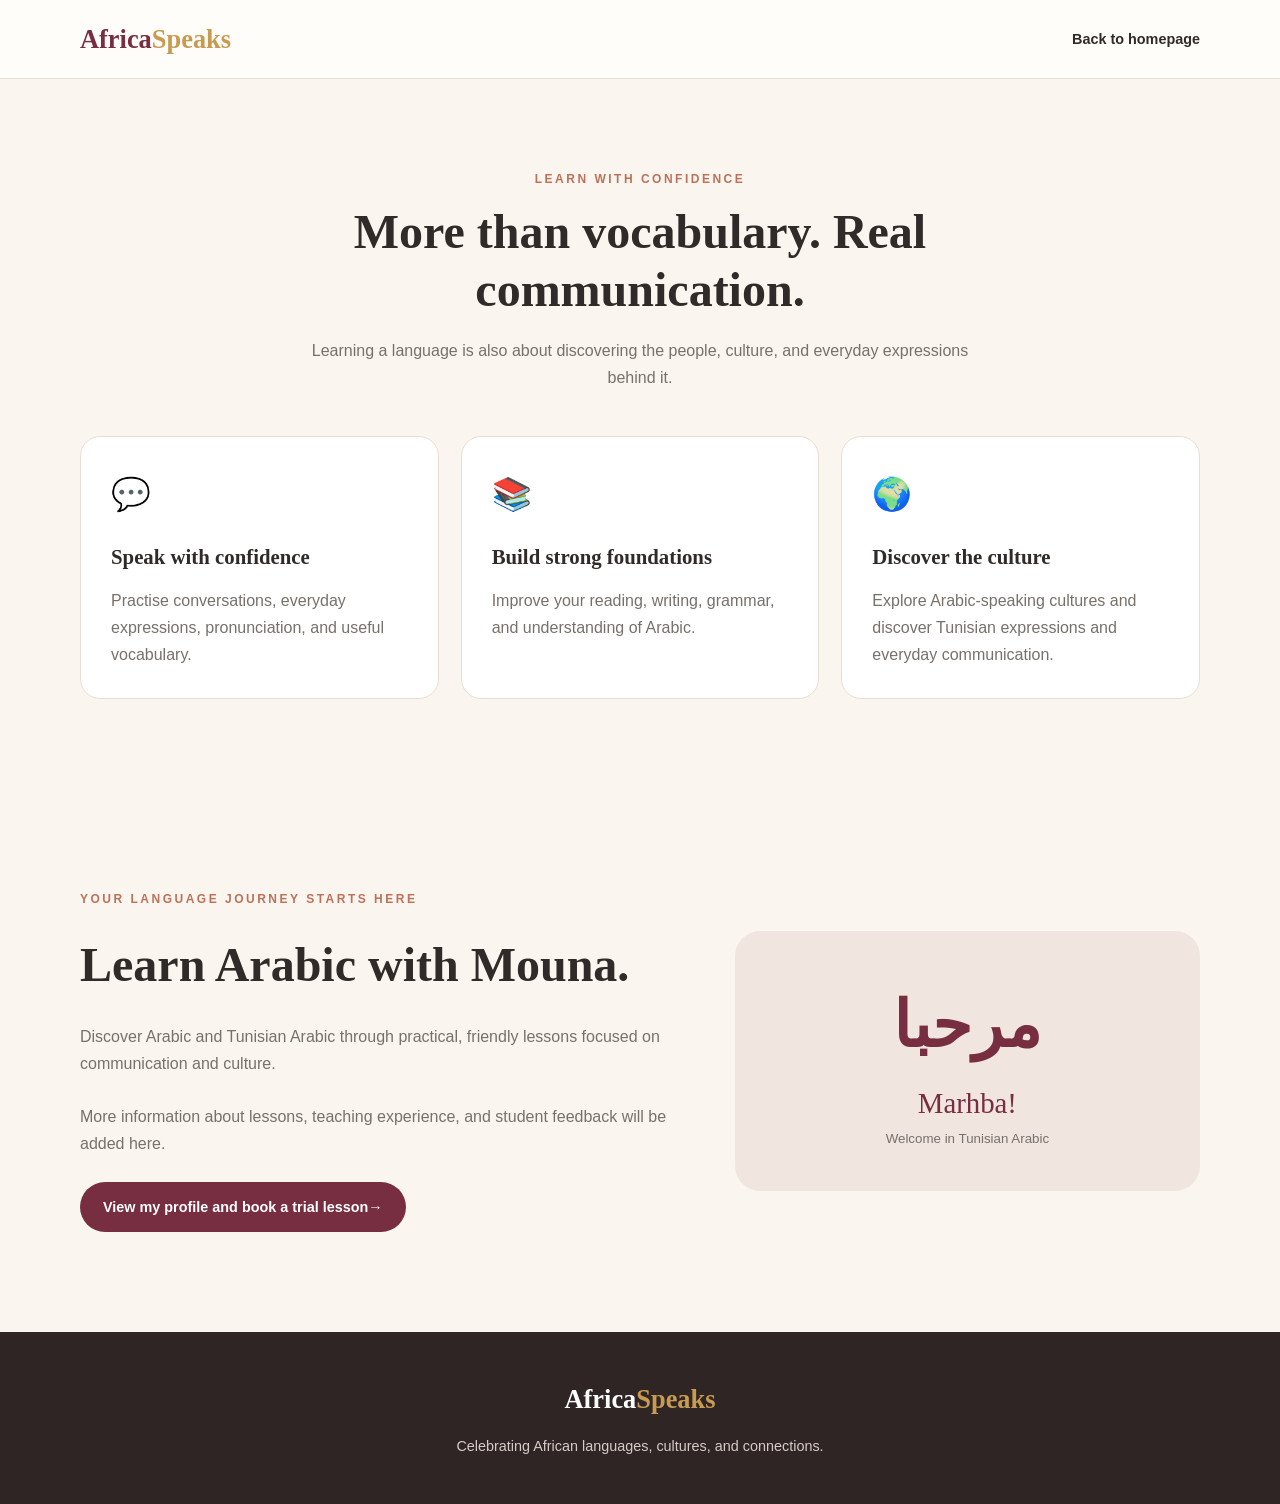
<file: mouna.html>
<!DOCTYPE html>
<html lang="en">
<head>
    <meta charset="UTF-8">
    <meta name="viewport" content="width=device-width, initial-scale=1.0">
    <title>Learn Arabic with Mouna | AfricaSpeaks</title>
    <link rel="stylesheet" href="css/style.css">
</head>
<body>

    <header class="site-header">
        <nav class="navbar container">
            <a class="logo" href="index.html">
                Africa<span>Speaks</span>
            </a>
            <div class="nav-links">
                <a href="index.html">Back to homepage</a>
            </div>
        </nav>
    </header>

    <!-- MY TEACHING APPROACH -->
    <section class="profile-approach">
        <div class="container">
            <div class="section-heading">
                <p class="eyebrow">LEARN WITH CONFIDENCE</p>
                <h2>More than vocabulary. Real communication.</h2>
                <p>
                    Learning a language is also about discovering the people,
                    culture, and everyday expressions behind it.
                </p>
            </div>

            <div class="approach-cards">

                <article class="approach-card">
                    <span class="approach-icon">💬</span>
                    <h3>Speak with confidence</h3>
                    <p>
                        Practise conversations, everyday expressions,
                        pronunciation, and useful vocabulary.
                    </p>
                </article>

                <article class="approach-card">
                    <span class="approach-icon">📚</span>
                    <h3>Build strong foundations</h3>
                    <p>
                        Improve your reading, writing, grammar,
                        and understanding of Arabic.
                    </p>
                </article>

                <article class="approach-card">
                    <span class="approach-icon">🌍</span>
                    <h3>Discover the culture</h3>
                    <p>
                        Explore Arabic-speaking cultures and discover
                        Tunisian expressions and everyday communication.
                    </p>
                </article>

            </div>
        </div>
    </section>
    <main class="container tutor-section">
        <div class="tutor-content">
            <p class="eyebrow">YOUR LANGUAGE JOURNEY STARTS HERE</p>
            <h2>Learn Arabic with Mouna.</h2>
            <p>
                Discover Arabic and Tunisian Arabic through practical,
                friendly lessons focused on communication and culture.
            </p>

            <p>
                More information about lessons, teaching experience,
                and student feedback will be added here.
            </p>

            <!-- Add your actual Preply profile URL when ready -->
            <a
            href="https://preply.com/en/tutor/6290215"
            id="preply-button"
            class="button button-primary"
            target="_blank"
            rel="noopener noreferrer"
        >
            View my profile and book a trial lesson→
        </a>
        </div>

        <div class="tutor-decoration">
            <span>مرحبا</span>
            <p>Marhba!</p>
            <small>Welcome in Tunisian Arabic</small>
        </div>
    </main>

    <footer class="site-footer">
        <div class="container footer-content">
            <a class="logo footer-logo" href="index.html">
                Africa<span>Speaks</span>
            </a>
            <p>Celebrating African languages, cultures, and connections.</p>
        </div>
    </footer>

</body>
</html>
</file>
<file: css/style.css>
/* =========================================
   AFRICASPEAKS - MAIN STYLESHEET
   ========================================= */

/* 1. COLORS AND GENERAL SETTINGS */

:root {
    --cream: #faf6ef;
    --white: #fffdf9;
    --burgundy: #762e40;
    --dark-burgundy: #51202e;
    --gold: #c79b52;
    --terracotta: #bd7159;
    --dark: #302b29;
    --muted: #77706b;
    --light-pink: #f1e5df;
    --border: #e9ded3;
}

* {
    margin: 0;
    padding: 0;
    box-sizing: border-box;
}

html {
    scroll-behavior: smooth;
}

body {
    background: var(--cream);
    color: var(--dark);
    font-family: "DM Sans", sans-serif;
    line-height: 1.7;
}

h1, h2, h3, .logo {
    font-family: "Playfair Display", serif;
}

a {
    color: inherit;
    text-decoration: none;
}

.container {
    width: min(1120px, 90%);
    margin: 0 auto;
}

.eyebrow {
    color: var(--terracotta);
    font-size: 0.75rem;
    font-weight: 700;
    letter-spacing: 2.5px;
    margin-bottom: 14px;
}

.section-heading {
    text-align: center;
    max-width: 700px;
    margin: 0 auto 45px;
}

.section-heading h2,
.intro-section h2,
.why-content h2,
.vision-content h2 {
    font-size: clamp(2rem, 4vw, 3rem);
    line-height: 1.2;
    margin-bottom: 18px;
}

.section-heading > p:last-child,
.section-description {
    color: var(--muted);
}


/* 2. NAVIGATION */

.site-header {
    background: var(--white);
    border-bottom: 1px solid var(--border);
    position: sticky;
    top: 0;
    z-index: 100;
}

.navbar {
    min-height: 78px;
    display: flex;
    align-items: center;
    justify-content: space-between;
}

.logo {
    color: var(--burgundy);
    font-size: 1.65rem;
    font-weight: 700;
}

.logo span {
    color: var(--gold);
}

.nav-links {
    display: flex;
    align-items: center;
    gap: 30px;
    font-size: 0.9rem;
    font-weight: 600;
}

.nav-links a:hover {
    color: var(--terracotta);
}

.nav-links .nav-cta {
    background: var(--burgundy);
    color: white;
    padding: 11px 19px;
    border-radius: 30px;
}

.nav-links .nav-cta:hover {
    background: var(--dark-burgundy);
    color: white;
}

.menu-toggle {
    display: none;
    border: none;
    background: transparent;
    font-size: 1.7rem;
    cursor: pointer;
}


/* 3. BUTTONS */

.button {
    display: inline-block;
    padding: 13px 23px;
    border-radius: 30px;
    font-weight: 700;
    font-size: 0.9rem;
    transition: 0.25s ease;
}

.button:hover {
    transform: translateY(-3px);
}

.button-primary {
    background: var(--burgundy);
    color: white;
}

.button-primary:hover {
    background: var(--dark-burgundy);
    box-shadow: 0 8px 20px #762e4030;
}

.button-outline {
    border: 1px solid var(--burgundy);
    color: var(--burgundy);
}

.button-outline:hover {
    background: var(--light-pink);
}


/* 4. HERO */

.hero {
    background:
        radial-gradient(circle at 85% 20%, #c79b5225, transparent 30%),
        linear-gradient(120deg, #faf6ef, #f2e6dc);
    padding: 115px 0 105px;
    text-align: center;
}

.hero-content {
    max-width: 850px;
}

.hero h1 {
    font-size: clamp(3rem, 7vw, 5.5rem);
    line-height: 1.1;
    color: var(--dark-burgundy);
    margin-bottom: 25px;
}

.hero h1 span {
    color: var(--terracotta);
}

.hero-description {
    max-width: 650px;
    margin: 0 auto;
    color: var(--muted);
    font-size: 1.08rem;
}

.hero-buttons {
    display: flex;
    justify-content: center;
    gap: 15px;
    flex-wrap: wrap;
    margin-top: 32px;
}

.hero-note {
    margin-top: 28px;
    color: var(--muted);
    font-size: 0.8rem;
}


/* 5. INTRODUCTION */

.intro-section {
    text-align: center;
    padding-top: 100px;
    padding-bottom: 100px;
}

.intro-section .section-description {
    max-width: 760px;
    margin: 0 auto;
}


/* 6. INTERACTIVE MAP AREA */

.map-section {
    background: #f0e5d9;
    padding: 95px 0;
}

.map-layout {
    display: grid;
    grid-template-columns: 1.6fr 1fr;
    gap: 25px;
    align-items: stretch;
}

.map-placeholder {
    background: #e7d7c7;
    border: 1px solid #ddcabb;
    border-radius: 24px;
    min-height: 440px;
    padding: 35px;
    display: flex;
    align-items: center;
    justify-content: center;
}

.map-placeholder-content {
    width: 100%;
    text-align: center;
}

.map-symbol {
    font-size: 2.5rem;
    color: var(--gold);
}

.map-placeholder h3,
.country-info h3 {
    font-size: 1.8rem;
    color: var(--dark-burgundy);
    margin-bottom: 10px;
}

.map-placeholder-content > p {
    color: var(--muted);
    margin-bottom: 25px;
}

.country-grid {
    display: grid;
    grid-template-columns: repeat(2, 1fr);
    gap: 10px;
}

.country-button {
    border: 1px solid #d3bca9;
    background: var(--white);
    color: var(--dark-burgundy);
    border-radius: 12px;
    padding: 11px 8px;
    font-family: inherit;
    font-weight: 600;
    cursor: pointer;
    transition: 0.2s ease;
}

.country-button:hover,
.country-button.active {
    background: var(--burgundy);
    color: white;
    border-color: var(--burgundy);
    transform: translateY(-2px);
}

.country-info {
    background: var(--white);
    padding: 35px;
    border-radius: 24px;
    border: 1px solid var(--border);
}

.country-info p {
    color: var(--muted);
}

.country-info .country-languages {
    margin-top: 20px;
    color: var(--dark);
}

.country-info .language-note {
    font-size: 0.8rem;
    margin-top: 14px;
}


/* 7. LANGUAGE CARDS */

.languages-section {
    padding-top: 100px;
    padding-bottom: 100px;
}

.language-group {
    margin-top: 45px;
}

.group-heading {
    display: flex;
    align-items: center;
    gap: 15px;
    flex-wrap: wrap;
    margin-bottom: 20px;
}

.group-heading h3 {
    font-size: 1.5rem;
}

.status {
    border-radius: 30px;
    padding: 5px 12px;
    font-size: 0.7rem;
    font-weight: 700;
}

.status-available {
    color: #286447;
    background: #e0eee4;
}

.status-coming {
    color: #77634a;
    background: #eee6d9;
}

.language-cards {
    display: grid;
    grid-template-columns: repeat(2, 1fr);
    gap: 20px;
}

.language-card {
    background: var(--white);
    border: 1px solid var(--border);
    border-radius: 20px;
    padding: 30px;
    transition: 0.25s ease;
}

.language-card:hover {
    transform: translateY(-5px);
    box-shadow: 0 12px 28px #51202e12;
}

.language-icon {
    display: inline-flex;
    align-items: center;
    justify-content: center;
    background: var(--light-pink);
    color: var(--burgundy);
    width: 48px;
    height: 48px;
    border-radius: 15px;
    font-size: 1.5rem;
    margin-bottom: 20px;
}

.language-region {
    color: var(--terracotta);
    font-size: 0.7rem;
    font-weight: 700;
    letter-spacing: 1.5px;
}

.language-card h3 {
    font-size: 1.7rem;
    margin: 5px 0 10px;
}

.language-card > p:not(.language-region) {
    color: var(--muted);
    margin-bottom: 18px;
}

.text-link {
    color: var(--burgundy);
    font-weight: 700;
}

.text-link:hover {
    color: var(--terracotta);
}

.group-description {
    color: var(--muted);
    margin-bottom: 20px;
}

.coming-soon-list {
    display: flex;
    flex-wrap: wrap;
    gap: 12px;
}

.coming-soon-list span {
    background: #eeeae4;
    color: #89827b;
    border: 1px solid #e3ddd5;
    border-radius: 30px;
    padding: 9px 16px;
    font-size: 0.85rem;
}


/* 8. WHY LEARN SECTION */

.why-section {
    background: var(--dark-burgundy);
    color: white;
    padding: 100px 0;
}

.why-content > .eyebrow {
    color: #e4bd79;
}

.reason-grid {
    display: grid;
    grid-template-columns: repeat(3, 1fr);
    gap: 20px;
    margin-top: 45px;
}

.reason-card {
    border: 1px solid #ffffff30;
    border-radius: 18px;
    padding: 28px;
    background: #ffffff09;
}

.reason-card > span {
    color: #e4bd79;
    font-size: 0.9rem;
    font-weight: 700;
}

.reason-card h3 {
    font-size: 1.35rem;
    margin: 15px 0 10px;
}

.reason-card p {
    color: #e8d9d7;
    font-size: 0.9rem;
}


/* 9. TUTOR SECTION */

.tutor-section {
    padding-top: 100px;
    padding-bottom: 100px;
    display: grid;
    grid-template-columns: 1.3fr 1fr;
    align-items: center;
    gap: 50px;
}

.tutor-content h2 {
    font-size: 3rem;
    margin-bottom: 18px;
}

.tutor-content > p:not(.eyebrow) {
    color: var(--muted);
    margin-bottom: 25px;
}

.tutor-decoration {
    background: var(--light-pink);
    border-radius: 25px;
    min-height: 260px;
    display: flex;
    flex-direction: column;
    align-items: center;
    justify-content: center;
    color: var(--burgundy);
    text-align: center;
}

.tutor-decoration span {
    font-size: 4rem;
    font-weight: 700;
}

.tutor-decoration p {
    font-family: "Playfair Display", serif;
    font-size: 1.8rem;
}

.tutor-decoration small {
    color: var(--muted);
}


/* 10. FUTURE VISION */

.vision-section {
    background: #e9d8c5;
    padding: 90px 0;
    text-align: center;
}

.vision-content {
    max-width: 750px;
}

.vision-content > p:last-child {
    color: var(--muted);
}


/* 11. FOOTER */

.site-footer {
    background: #2f2525;
    color: white;
    padding: 45px 0;
}

.footer-content {
    text-align: center;
}

.footer-logo {
    color: white;
}

.footer-content > p {
    color: #d8cbc5;
    font-size: 0.9rem;
    margin-top: 12px;
}

.footer-content .copyright {
    color: #a99a94;
    font-size: 0.75rem;
    margin-top: 25px;
}


/* 12. MOBILE RESPONSIVENESS */

@media (max-width: 800px) {

    .menu-toggle {
        display: block;
    }

    .nav-links {
        display: none;
        position: absolute;
        top: 78px;
        left: 0;
        width: 100%;
        background: var(--white);
        padding: 25px;
        flex-direction: column;
        border-bottom: 1px solid var(--border);
    }

    .nav-links.open {
        display: flex;
    }

    .map-layout,
    .tutor-section {
        grid-template-columns: 1fr;
    }

    .reason-grid {
        grid-template-columns: 1fr;
    }

    .hero {
        padding: 85px 0;
    }
}

@media (max-width: 550px) {

    .language-cards {
        grid-template-columns: 1fr;
    }

    .hero-buttons {
        flex-direction: column;
        align-items: center;
    }

    .hero-buttons .button {
        width: 100%;
        text-align: center;
    }

    .map-placeholder {
        padding: 20px;
    }

    .country-info {
        padding: 25px;
    }

    .intro-section,
    .languages-section,
    .tutor-section {
        padding-top: 70px;
        padding-bottom: 70px;
    }
}

/* =========================================
   NEW AVAILABLE LESSONS SECTION
   ========================================= */

.lessons-section {
    padding-top: 100px;
    padding-bottom: 100px;
}

.lesson-cards {
    display: grid;
    grid-template-columns: repeat(2, 1fr);
    gap: 24px;
    max-width: 950px;
    margin: 0 auto;
}

.lesson-card {
    background: var(--white);
    border: 1px solid var(--border);
    border-radius: 22px;
    padding: 35px;
    transition: 0.25s ease;
}

.lesson-card:hover {
    transform: translateY(-6px);
    box-shadow: 0 15px 35px #51202e15;
}

.lesson-symbol {
    width: 60px;
    height: 60px;
    display: grid;
    place-items: center;
    background: var(--light-pink);
    color: var(--burgundy);
    border-radius: 17px;
    font-size: 2rem;
    margin-bottom: 20px;
}

.lesson-card h3 {
    font-size: 1.65rem;
    line-height: 1.3;
    margin: 8px 0 14px;
}

.lesson-card > p:not(.language-region) {
    color: var(--muted);
    margin-bottom: 24px;
}

.lesson-card .button {
    font-size: 0.82rem;
}


/* =========================================
   INVITATION FOR NEW TUTORS
   ========================================= */

.tutor-invitation {
    background:
        radial-gradient(circle at 85% 15%, #ffffff15, transparent 30%),
        var(--burgundy);
    color: white;
    padding: 105px 0;
    text-align: center;
}

.invitation-content {
    max-width: 760px;
}

.invitation-content .eyebrow {
    color: #e9c58c;
}

.invitation-content h2 {
    font-family: "Playfair Display", serif;
    font-size: clamp(2.3rem, 5vw, 3.7rem);
    line-height: 1.2;
    margin-bottom: 24px;
}

.invitation-content > p:not(.eyebrow) {
    color: #f1e4e1;
    margin-bottom: 20px;
}

.invitation-content .invitation-highlight {
    color: #f4d9a8;
    font-weight: 600;
}

.button-light {
    background: var(--cream);
    color: var(--burgundy);
    margin-top: 15px;
}

.button-light:hover {
    background: white;
    box-shadow: 0 8px 20px #00000020;
}

.invitation-content small {
    display: block;
    color: #e6d0d0;
    margin-top: 22px;
}


/* Mobile layout for the new sections */

@media (max-width: 700px) {
    .lesson-cards {
        grid-template-columns: 1fr;
    }

    .tutor-invitation {
        padding: 75px 0;
    }
}


/* =========================================
   INTERACTIVE AFRICA MAP
   ========================================= */

.africa-map {
    width: 100%;
    max-width: 760px;
    margin: 15px auto 0;
}

.africa-map svg {
    width: 100%;
    height: auto;
    display: block;
    overflow: visible;
}

.country-shape {
    cursor: pointer;
    stroke-linejoin: round;
    transition:
        fill 0.2s ease,
        opacity 0.2s ease,
        stroke-width 0.2s ease;
}

.country-shape:hover {
    fill: #762e40;
    stroke: #fffdf9;
    stroke-width: 2.5px;
}

.country-shape:focus {
    outline: none;
    stroke: #51202e;
    stroke-width: 3px;
}

.country-shape.selected-country {
    fill: #762e40;
    stroke: #fffdf9;
    stroke-width: 2.5px;
}

.map-title {
    display: flex;
    justify-content: center;
    align-items: center;
    gap: 12px;
}

.map-title h3 {
    margin-bottom: 0;
}

.map-credit {
    color: var(--muted);
    font-size: 0.7rem;
    margin-top: 10px;
}

.map-loading {
    color: var(--muted);
    padding: 50px 10px;
    text-align: center;
}

@media (max-width: 600px) {
    .africa-map {
        margin-top: 5px;
    }
}
/* =========================================
   AFRICASPEAKS MAP ANIMATIONS
   ========================================= */

/* Country search bar */
.country-search {
    display: flex;
    gap: 10px;
    max-width: 520px;
    margin: 25px auto 8px;
}

.country-search input {
    flex: 1;
    min-width: 0;
    padding: 14px 18px;
    border: 1px solid var(--border);
    border-radius: 12px;
    background: white;
    color: var(--text);
    font: inherit;
    outline: none;
    transition: border-color 0.25s, box-shadow 0.25s;
}

.country-search input:focus {
    border-color: var(--burgundy);
    box-shadow: 0 0 0 4px #762e4015;
}

.country-search button {
    border: none;
    border-radius: 12px;
    padding: 0 22px;
    background: var(--burgundy);
    color: white;
    font: inherit;
    font-weight: 600;
    cursor: pointer;
    transition: transform 0.25s, background 0.25s;
}

.country-search button:hover {
    background: #762e40;
    transform: translateY(-2px);
}

.search-message {
    min-height: 22px;
    color: var(--burgundy);
    font-size: 0.85rem;
    text-align: center;
}

/* Map entrance animation */
.africa-map svg {
    animation: mapReveal 1s ease both;
    transform-origin: center;
}

@keyframes mapReveal {
    from {
        opacity: 0;
        transform: translateY(18px) scale(0.97);
    }
    to {
        opacity: 1;
        transform: translateY(0) scale(1);
    }
}

/* Smooth country interaction */
.country-shape {
    transform-box: fill-box;
    transform-origin: center;
    transition:
        fill 0.3s ease,
        opacity 0.3s ease,
        stroke-width 0.3s ease;
}

.country-shape:hover {
    fill: #762e40;
    stroke: white;
    stroke-width: 2.5px;
}

/* Selected country pulse */
.country-shape.selected-country {
    fill: #762e40;
    stroke: white;
    stroke-width: 2.5px;
    animation: selectedPulse 1.8s ease-in-out infinite;
}

@keyframes selectedPulse {
    0%, 100% {
        stroke-width: 2px;
        opacity: 1;
    }
    50% {
        stroke-width: 4px;
        opacity: 0.82;
    }
}

/* Respect visitors who prefer reduced motion */
@media (prefers-reduced-motion: reduce) {
    .africa-map svg,
    .country-shape,
    .country-shape.selected-country {
        animation: none !important;
        transition: none !important;
    }
}

/* Mobile search layout */
@media (max-width: 480px) {
    .country-search {
        flex-direction: column;
    }

    .country-search button {
        padding: 13px;
    }
}
/* =========================================
   MOUNA'S TEACHING APPROACH
   ========================================= */

.profile-approach {
    padding: 90px 0;
    background: var(--cream);
}

.approach-cards {
    display: grid;
    grid-template-columns: repeat(3, 1fr);
    gap: 22px;
    margin-top: 35px;
}

.approach-card {
    background: white;
    padding: 30px;
    border: 1px solid var(--border);
    border-radius: 20px;
    transition: transform 0.3s ease, box-shadow 0.3s ease;
}

.approach-card:hover {
    transform: translateY(-7px);
    box-shadow: 0 15px 30px #51202e12;
}

.approach-icon {
    font-size: 2rem;
    display: block;
    margin-bottom: 18px;
}

.approach-card h3 {
    font-size: 1.3rem;
    margin-bottom: 12px;
}

.approach-card p {
    color: var(--muted);
    line-height: 1.7;
}

@media (max-width: 750px) {
    .approach-cards {
        grid-template-columns: 1fr;
    }

    .profile-approach {
        padding: 65px 0;
    }
}


/* =========================================
   SMART COUNTRY SEARCH SUGGESTIONS

   A scrollable alphabetical dropdown
   matching the AfricaSpeaks color palette.
   ========================================= */

.country-search {
    position: relative;
    z-index: 5;
}

/* The suggestions panel. */
.country-suggestions {
    position: relative;
    z-index: 10;

    width: 100%;
    max-height: 230px;
    overflow-y: auto;

    margin-top: 8px;
    padding: 8px;

    background: var(--white);
    border: 1px solid var(--border);
    border-radius: 14px;

    box-shadow: 0 10px 25px rgba(48, 43, 41, 0.10);

    text-align: left;
}

/* Hide the panel when there are no suggestions to show. */
.country-suggestions[hidden] {
    display: none;
}

/* Individual country options. */
.country-suggestion {
    display: block;
    width: 100%;

    padding: 10px 13px;

    background: transparent;
    border: none;
    border-radius: 8px;

    color: var(--dark);
    font-family: inherit;
    font-size: 0.9rem;
    text-align: left;

    cursor: pointer;
    transition: background 0.2s ease, color 0.2s ease;
}

/* Hover effect for country options. */
.country-suggestion:hover,
.country-suggestion:focus {
    background: var(--light-pink);
    color: var(--burgundy);
    outline: none;
}

/* Message displayed when there are no matches. */
.no-country-results {
    padding: 12px;
    color: var(--muted);
    font-size: 0.85rem;
    text-align: center;
}


/* =========================================
   COUNTRY LANGUAGE INFORMATION

   Style the language names and explanations
   inside the country information panel.
   ========================================= */

.country-language-list {
    list-style: none;
    padding: 0;
    margin: 15px 0;
    display: flex;
    flex-direction: column;
    gap: 14px;
}

.country-language-list li {
    padding: 12px 14px;
    background: var(--cream);
    border-left: 3px solid var(--gold);
    border-radius: 8px;
}

.country-language-list li strong {
    display: block;
    color: var(--burgundy);
    font-size: 0.95rem;
    margin-bottom: 4px;
}

.country-language-list li p {
    color: var(--muted);
    font-size: 0.85rem;
    line-height: 1.6;
    margin: 0;
}
</file>
